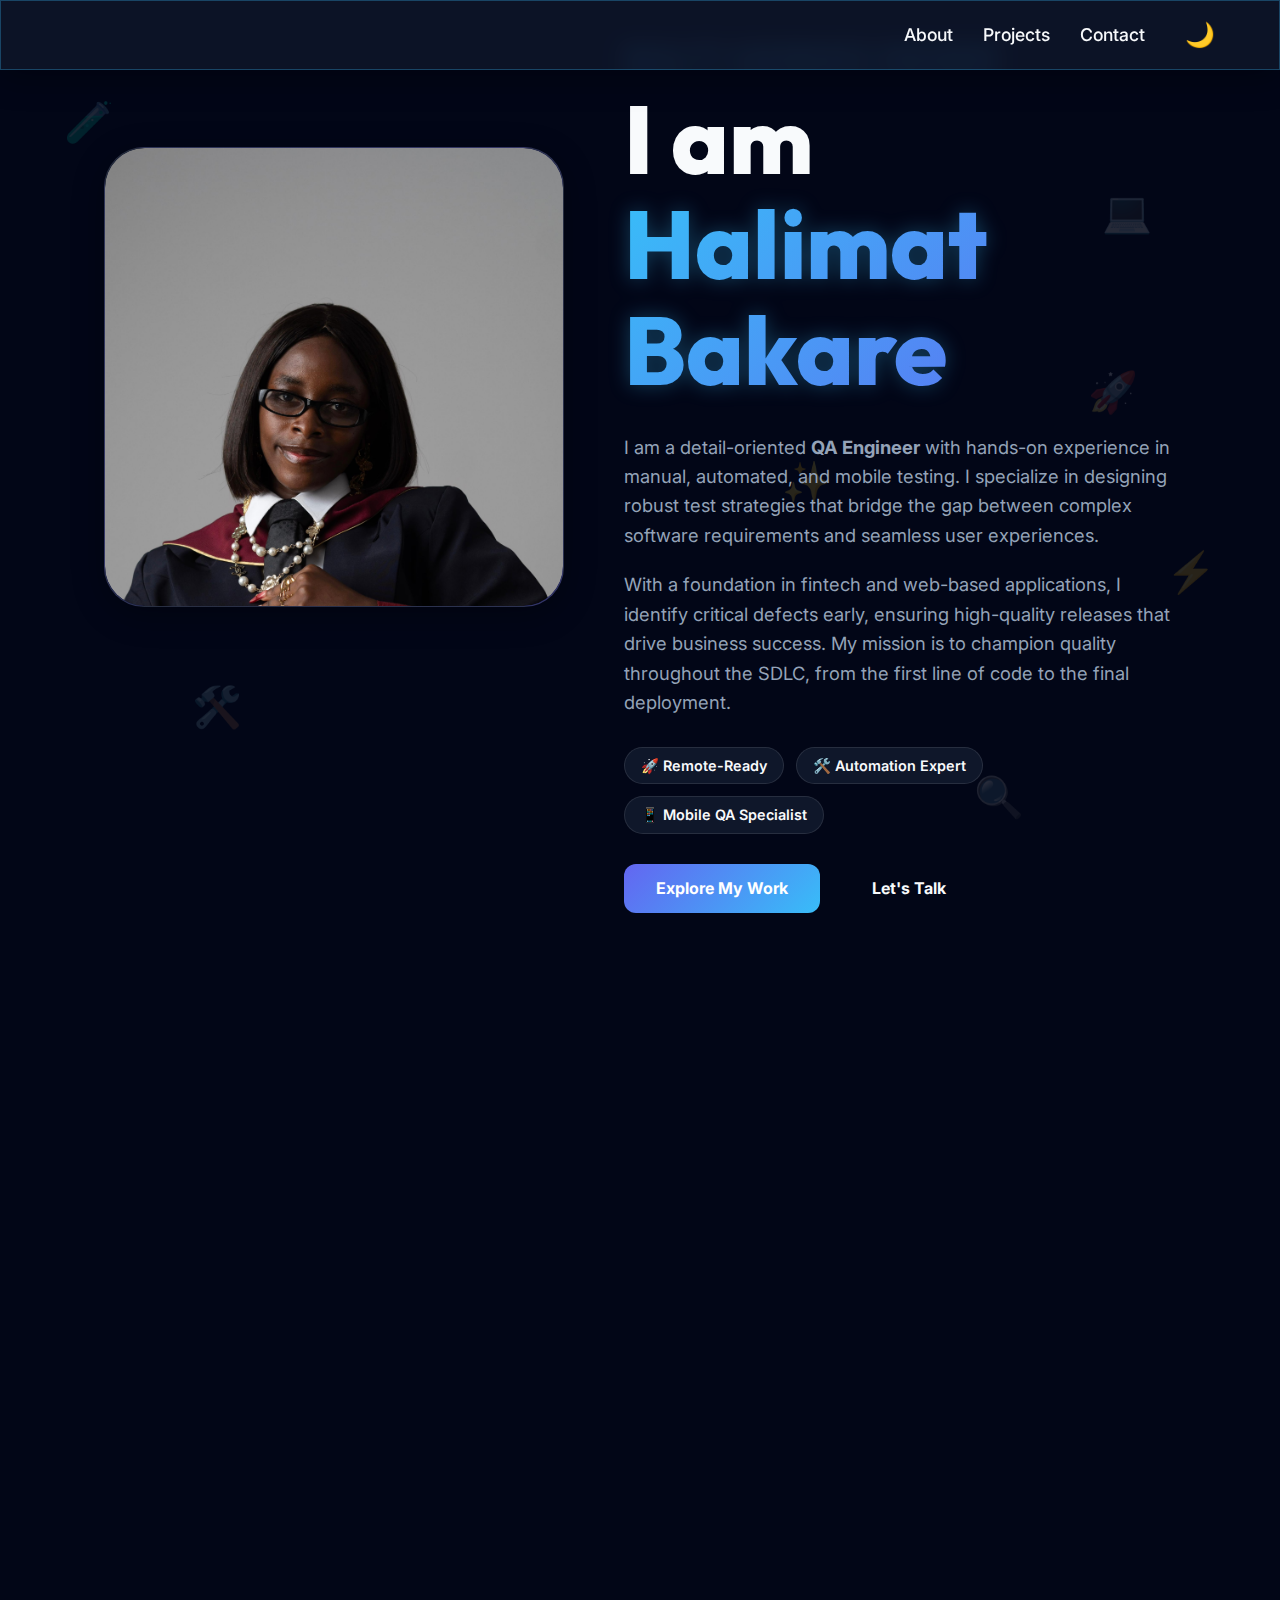
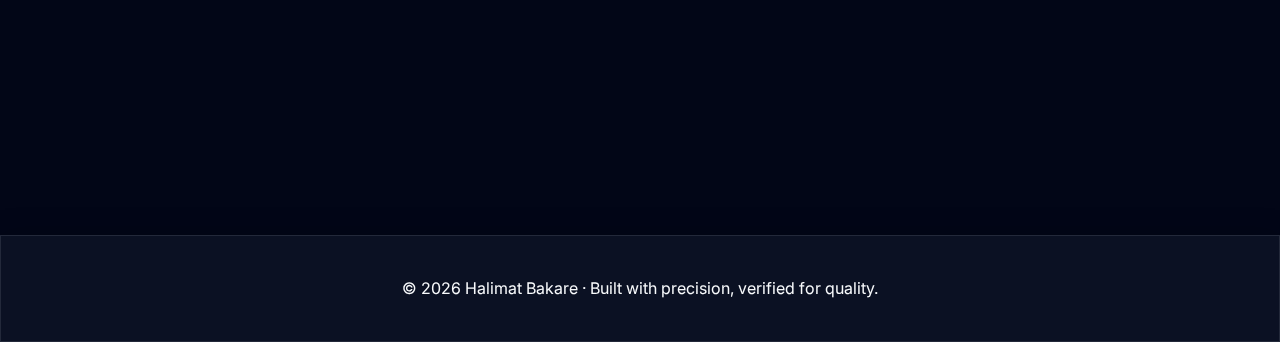
<file: index.html>
﻿<!DOCTYPE html>
<html lang="en">
<head>
    <meta charset="UTF-8" />
    <meta name="viewport" content="width=device-width, initial-scale=1.0" />
    <title>QA Engineer Portfolio | Halimat Bakare</title>

    <link rel="stylesheet" href="style.css">
</head>

<body>

    <header class="glass">
        <div class="empty-div"></div>
        <nav class="nav">
            <a href="#about">About</a>
            <a href="#projects">Projects</a>
            <a href="#contact">Contact</a>
        </nav>
        <div class="header-actions">
            <button class="theme-toggle" onclick="toggleTheme()" id="theme-btn">🌙</button>
            <button class="hamburger" onclick="toggleMenu()">
                <span></span>
                <span></span>
                <span></span>
            </button>
        </div>
    </header>

    <div class="mobile-menu glass" id="mobile-menu">
        <button class="close-btn" onclick="toggleMenu()">&times;</button>
        <a href="#about" onclick="toggleMenu()">About</a>
        <a href="#projects" onclick="toggleMenu()">Projects</a>
        <a href="#contact" onclick="toggleMenu()">Contact</a>
    </div>

    <!-- BACKGROUND SCRIBBLES -->
    <div class="scribble scribble1">🧪</div>
    <div class="scribble scribble2">💻</div>
    <div class="scribble scribble3">🚀</div>
    <div class="scribble scribble4">⚡</div>
    <div class="scribble scribble5">🛠️</div>
    <div class="scribble scribble6">🔍</div>
    <div class="scribble scribble7">🎮</div>
    <div class="scribble scribble8">✨</div>

    <!-- HERO & ABOUT SECTION -->
    <section id="about" class="hero-section">
        <div class="hero-container">
            <div class="hero-image-wrapper">
                <div class="hero-photo-box glass animate-slide-up">
    <img src="profile.jpg" alt="Halimat Bakare" class="hero-photo">
</div>
            </div>
            <div class="hero-content animate-up">
                <h2 class="sub-greeting">Quality Assurance Engineer</h2>
                <h1 class="main-name">I am <span class="highlight">Halimat Bakare</span></h1>
                <div class="about-text">
                    <p>I am a detail-oriented <strong>QA Engineer</strong> with hands-on experience in manual, automated, and mobile testing. I specialize in designing robust test strategies that bridge the gap between complex software requirements and seamless user experiences.</p>
                    <p>With a foundation in fintech and web-based applications, I identify critical defects early, ensuring high-quality releases that drive business success. My mission is to champion quality throughout the SDLC, from the first line of code to the final deployment.</p>
                    <div class="status-badges">
                        <span class="badge">🚀  Remote-Ready</span>
                        <span class="badge">🛠️ Automation Expert</span>
                        <span class="badge">📱 Mobile QA Specialist</span>
                    </div>
                </div>
                <div class="hero-cta">
                    <a href="#projects" class="btn btn-primary">Explore My Work</a>
                    <a href="#contact" class="btn btn-secondary">Let's Talk</a>
                </div>
            </div>
        </div>
    </section>

    <link rel="stylesheet" href="https://cdnjs.cloudflare.com/ajax/libs/font-awesome/6.4.0/css/all.min.css">

    <!-- PROJECTS SECTION -->
    <section id="projects" class="projects-section">
        <h2 class="section-title animate-up">Selected Case Studies</h2>
        <div class="projects-grid">

            <div class="project-card glass animate-left">
                <div class="project-icon"><i class="fas fa-mobile-alt"></i></div>
                <div class="project-header">
                    <h3>LemFi Mobile — Fintech Automation</h3>
                    <p class="project-stack">Appium • WebdriverIO • JS</p>
                </div>
                <div class="project-body">
                    <p>Implemented a robust E2E automated framework for the onboarding flow. <strong>Result:</strong> Reduced manual regression testing time by 60% and secured critical user data paths.</p>
                </div>
                <div class="project-links">
                    <a href="https://github.com/TinyHumann/Lemfi_Autoumation" target="_blank" class="project-link">Code <i class="fas fa-external-link-alt"></i></a>
                    <a href="https://docs.google.com/document/d/1y5x0u6kER3zPaezWrBa7KW5t_77DMN7fk_jnxsUC5Iw/edit?usp=sharing" target="_blank" class="project-link">Plan <i class="far fa-file-alt"></i></a>
                </div>
            </div>

            <div class="project-card glass animate-right">
                <div class="project-icon"><i class="fas fa-shopping-cart"></i></div>
                <div class="project-header">
                    <h3>Amazon Web — E-commerce QA</h3>
                    <p class="project-stack">Playwright • JavaScript</p>
                </div>
                <div class="project-body">
                    <p>Scalable UI regression suite using POM. <strong>Key Win:</strong> Identified critical cart persistence bugs before release, preventing potential revenue loss of 15%.</p>
                </div>
                <div class="project-links">
                    <a href="https://github.com/TinyHumann/Amazon_Test" target="_blank" class="project-link">Code <i class="fas fa-external-link-alt"></i></a>
                    <a href="#" target="_blank" class="project-link">Report <i class="fas fa-chart-line"></i></a>
                </div>
            </div>

            <div class="project-card glass animate-left">
                <div class="project-icon"><i class="fas fa-clipboard-check"></i></div>
                <div class="project-header">
                    <h3>SauceDemo — Manual Test Strategy</h3>
                    <p class="project-stack">Test Case Design • Bug Reporting</p>
                </div>
                <div class="project-body">
                    <p>Designed comprehensive boundary and negative test scenarios. <strong>Impact:</strong> Achieved 100% requirement traceability and streamlined the defect reporting workflow.</p>
                </div>
                <div class="project-links">
                    <a href="https://docs.google.com/document/d/15CrOw2tzX7Up-F6vhG03nwRTwYBxH_xdNEt8lSQNT0Q/edit?usp=drive_link" target="_blank" class="project-link">Strategy <i class="far fa-file-alt"></i></a>
                </div>
            </div>

            <div class="project-card glass animate-right">
                <div class="project-icon"><i class="fas fa-globe"></i></div>
                <div class="project-header">
                    <h3>The Internet — Web Automation</h3>
                    <p class="project-stack">Selenium • JavaScript</p>
                </div>
                <div class="project-body">
                    <p>Deep dive into handling complex JS alerts and dynamic elements. <strong>Tech Win:</strong> Optimized async handling, reducing flaky test failures from 12% to <1%.</p>
                </div>
                <div class="project-links">
                    <a href="https://github.com/TinyHumann/The_Internet" target="_blank" class="project-link">Code <i class="fas fa-external-link-alt"></i></a>
                </div>
            </div>

        </div>
    </section>

    <!-- METRICS / IMPACT -->
    <section class="impact-section">
        <h2 class="section-title animate-up">Quality Impact</h2>
        <div class="metrics-grid">
            <div class="metric-card glass animate-left">
                <h2 id="metric1">75%</h2>
                <p>Reduction in High-Priority Defects reaching Production</p>
            </div>
            <div class="metric-card glass animate-up">
                <h2 id="metric2">50+</h2>
                <p>Reusable Automated E2E Scenarios implemented</p>
            </div>
            <div class="metric-card glass animate-right">
                <h2 id="metric3">99%</h2>
                <p>Test Coverage on Revenue-Critical Core User Flows</p>
            </div>
        </div>
    </section>

    <!-- WHY HIRE ME -->
    <section class="section hire-me glass animate-up">
        <h2 class="section-title">Why Hire Me?</h2>
        <div class="hire-grid">
            <div class="hire-item animate-left">
                <i class="fas fa-brain"></i>
                <h3>Risk-Based Mindset</h3>
                <p>I don't just "test everything"—I prioritize features based on business risk, ensuring that revenue-critical flows are always bulletproof.</p>
            </div>
            <div class="hire-item animate-up">
                <i class="fas fa-users-cog"></i>
                <h3>Dev-QA Collaboration</h3>
                <p>I believe QA is a partnership. I provide actionable, reproducible reports that reduce back-and-forth and accelerate fix cycles.</p>
            </div>
            <div class="hire-item animate-right">
                <i class="fas fa-shield-alt"></i>
                <h3>User-First Advocate</h3>
                <p>I validate not only if the software works technically, but if it serves the user intuitively and reliably under real-world conditions.</p>
            </div>
        </div>
    </section>

    <!-- 30 DAYS PLAN -->
    <section class="section planning-section animate-up">
        <h2 class="section-title">My 30-Day Launchpad</h2>
        <div class="plan-timeline">
            <div class="plan-step glass">
                <div class="step-num">01</div>
                <div class="step-content">
                    <h3>Synchronize (Week 1)</h3>
                    <p>Deep dive into product architecture and business goals. Review existing test assets, identify immediate stability gaps.</p>
                </div>
            </div>
            <div class="plan-step glass">
                <div class="step-num">02</div>
                <div class="step-content">
                    <h3>Stabilize (Weeks 2-3)</h3>
                    <p>Optimize test case design, execute cross-browser/platform regressions, and deliver high-impact exploratory reports.</p>
                </div>
            </div>
            <div class="plan-step glass">
                <div class="step-num">03</div>
                <div class="step-content">
                    <h3>Scale (Week 4)</h3>
                    <p>Establish/expand automation hooks for CI/CD integration, ensuring long-term regression stability and faster releases.</p>
                </div>
            </div>
        </div>
    </section>

    <!-- CONTACT -->
    <section id="contact" class="contact-section">
        <div class="contact-card glass animate-up">
            <h2 class="section-title">Let's Connect</h2>
            <p>I'm currently open to QA roles, freelance partnerships, and technical testing consultations.</p>
            <div class="contact-btns">
                <a href="mailto:halimatbakare10@gmail.com" class="btn btn-primary"><i class="fas fa-envelope"></i> Email Me</a>
                <a href="https://www.linkedin.com/in/halimatbakare" target="_blank" class="btn btn-secondary"><i class="fab fa-linkedin"></i> LinkedIn</a>
                <a href="Halimat_Bakare_Resume.pdf" target="_blank" class="btn btn-secondary"><i class="fas fa-file-download"></i> My Resume</a>
            </div>
        </div>
    </section>

    <footer class="glass">
        <p>&copy; 2026 Halimat Bakare · Built with precision, verified for quality.</p>
        <button id="backToTopBtn"><i class="fas fa-chevron-up"></i></button>
    </footer>

    <script>
        // THEME TOGGLE
        const themeBtn = document.getElementById('theme-btn');
        function toggleTheme() {
            document.body.classList.toggle("light");
            const isLight = document.body.classList.contains("light");
            localStorage.setItem("theme", isLight);
            themeBtn.innerText = isLight ? "☀️" : "🌙";
        }
        
        // Init Theme
        if (localStorage.getItem("theme") === "true") { 
            document.body.classList.add("light");
            themeBtn.innerText = "☀️";
        }

        // MOBILE MENU
        function toggleMenu() {
            const menu = document.getElementById('mobile-menu');
            const hamburger = document.querySelector('.hamburger');
            menu.classList.toggle('active');
            hamburger.classList.toggle('active');
        }

        // METRICS ANIMATION
        function animateMetric(id, target, suffix = '') {
            let count = 0;
            const step = target / 50;
            const el = document.getElementById(id);
            if (!el) return;
            
            const interval = setInterval(() => {
                count += step;
                if (count >= target) {
                    el.innerText = target + suffix;
                    clearInterval(interval);
                } else {
                    el.innerText = Math.floor(count) + suffix;
                }
            }, 30);
        }

        // SCROLL REVEAL (Intersection Observer)
        const observerOptions = {
            threshold: 0.1
        };

        const observer = new IntersectionObserver((entries) => {
            entries.forEach(entry => {
                if (entry.isIntersecting) {
                    entry.target.classList.add('visible');
                    // Special case for metrics
                    if (entry.target.classList.contains('metrics-grid')) {
                        animateMetric('metric1', 75, '%');
                        animateMetric('metric2', 50, '+');
                        animateMetric('metric3', 99, '%');
                    }
                }
            });
        }, observerOptions);

        document.querySelectorAll('.animate-up, .animate-slide-up, .animate-left, .animate-right, .metrics-grid, .hero-content').forEach(el => {
            observer.observe(el);
        });

        // BACK TO TOP
        const backToTopBtn = document.getElementById('backToTopBtn');
        window.addEventListener('scroll', () => {
            if (window.scrollY > 500) {
                backToTopBtn.style.display = 'block';
            } else {
                backToTopBtn.style.display = 'none';
            }
        });

        backToTopBtn.addEventListener('click', () => {
            window.scrollTo({ top: 0, behavior: 'smooth' });
        });
    </script>

</body>
</html>
</file>
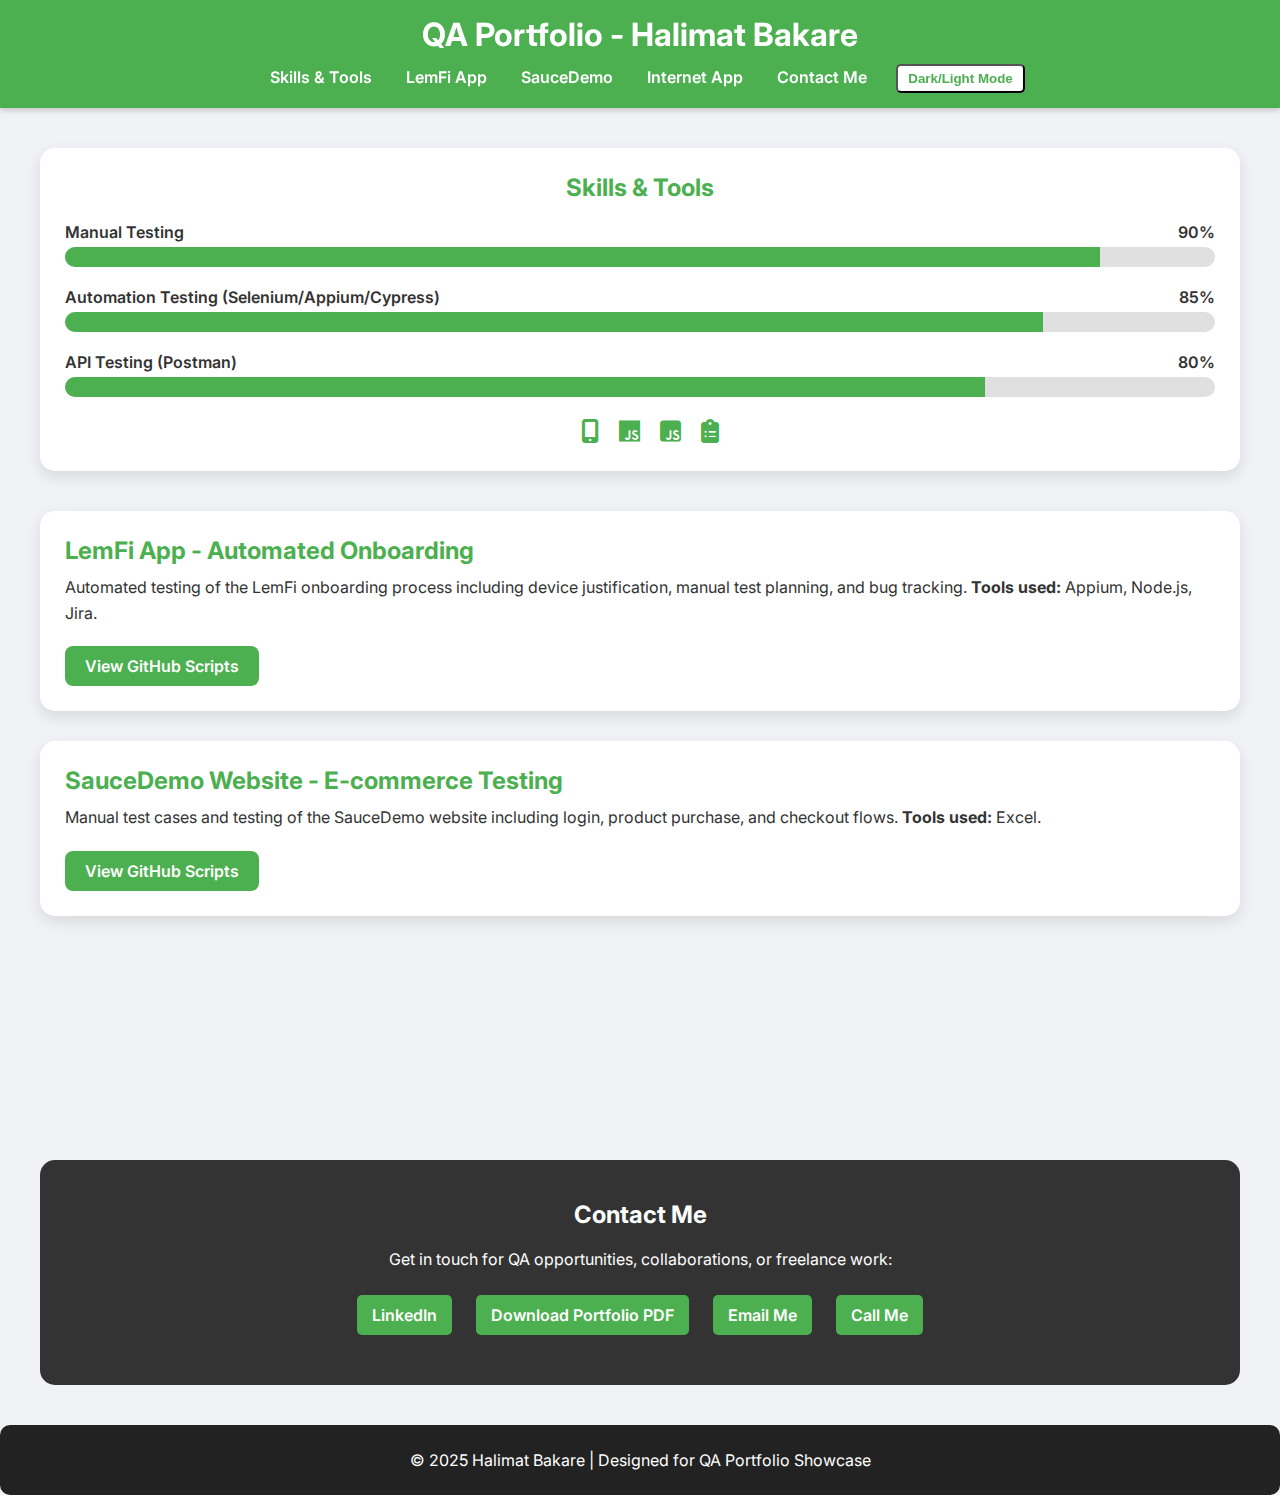
<file: HTMLPage1.html>
﻿<!DOCTYPE html>
<html lang="en">
<head>
    <meta charset="UTF-8">
    <meta name="viewport" content="width=device-width, initial-scale=1.0">
    <title>QA Portfolio - Halimat Bakare</title>
    <link href="https://fonts.googleapis.com/css2?family=Inter:wght@400;600;700&display=swap" rel="stylesheet">
    <link rel="stylesheet" href="https://cdnjs.cloudflare.com/ajax/libs/font-awesome/6.4.2/css/all.min.css" />
    <style>
        /* Global Styles */
        html {
            scroll-behavior: smooth;
        }

        body {
            font-family: 'Inter', sans-serif;
            margin: 0;
            padding: 0;
            background: #f0f2f5;
            color: #333;
            transition: background 0.3s, color 0.3s;
        }

        a {
            text-decoration: none;
            color: inherit;
        }

        h2 {
            margin-top: 0;
        }

        /* Header & Nav */
        header {
            position: sticky;
            top: 0;
            z-index: 100;
            background: #4CAF50;
            padding: 15px 0;
            box-shadow: 0 2px 6px rgba(0,0,0,0.2);
            display: flex;
            flex-direction: column;
            align-items: center;
        }

            header h1 {
                color: white;
                font-size: 2rem;
                margin: 0;
            }

        nav {
            margin-top: 10px;
        }

            nav a {
                margin: 0 15px;
                color: white;
                font-weight: 600;
                transition: color 0.3s;
            }

                nav a:hover {
                    color: #ffeb3b;
                }

        #toggleTheme {
            margin-left: 10px;
            cursor: pointer;
            padding: 5px 10px;
            background: white;
            color: #4CAF50;
            border-radius: 5px;
            font-weight: 600;
            transition: background 0.3s;
        }

            #toggleTheme:hover {
                background: #f1f1f1;
            }

        /* Container */
        .container {
            max-width: 1200px;
            margin: 40px auto;
            padding: 0 20px;
        }

        /* Skills & Tools Section */
        .skills {
            background: white;
            padding: 25px;
            border-radius: 15px;
            box-shadow: 0 6px 15px rgba(0,0,0,0.1);
            margin-bottom: 40px;
        }

            .skills h2 {
                color: #4CAF50;
                margin-bottom: 20px;
                text-align: center;
            }

        .skill {
            margin-bottom: 20px;
        }

        .skill-label {
            display: flex;
            justify-content: space-between;
            margin-bottom: 5px;
            font-weight: 600;
        }

        .progress {
            background: #e0e0e0;
            border-radius: 10px;
            overflow: hidden;
            height: 20px;
        }

        .progress-bar {
            height: 100%;
            width: 0;
            background: #4CAF50;
            transition: width 1.5s ease;
        }

        .tools {
            display: flex;
            flex-wrap: wrap;
            gap: 20px;
            justify-content: center;
            margin-top: 20px;
        }

        .tool {
            text-align: center;
            font-size: 1.5rem;
            color: #4CAF50;
            transition: transform 0.3s;
        }

            .tool:hover {
                transform: scale(1.2);
            }

        /* Project Cards */
        .project {
            background: white;
            padding: 25px;
            margin-bottom: 30px;
            border-radius: 15px;
            box-shadow: 0 6px 15px rgba(0,0,0,0.1);
            opacity: 0;
            transform: translateY(50px);
            transition: transform 0.6s ease, opacity 0.6s ease;
        }

            .project.visible {
                opacity: 1;
                transform: translateY(0);
            }

            .project h2 {
                color: #4CAF50;
                margin-bottom: 10px;
            }

            .project p {
                margin: 10px 0;
                line-height: 1.6;
            }

        /* Screenshots */
        .screenshots {
            display: flex;
            flex-wrap: wrap;
            gap: 10px;
            margin: 15px 0;
        }

            .screenshots img {
                width: calc(33% - 10px);
                border-radius: 10px;
                box-shadow: 0 4px 8px rgba(0,0,0,0.15);
                cursor: pointer;
                transition: transform 0.3s;
            }

                .screenshots img:hover {
                    transform: scale(1.08);
                }

        /* Buttons */
        .btn {
            display: inline-block;
            margin-top: 10px;
            padding: 10px 20px;
            background: #4CAF50;
            color: white;
            font-weight: 600;
            border-radius: 8px;
            transition: background 0.3s, transform 0.3s;
        }

            .btn:hover {
                background: #45a049;
                transform: translateY(-2px);
            }

        /* Contact Section */
        .contact {
            background: #333;
            color: white;
            padding: 40px 20px;
            text-align: center;
            border-radius: 15px;
            margin-top: 40px;
        }

            .contact a {
                display: inline-block;
                margin: 10px;
                color: white;
                font-weight: 600;
                background: #4CAF50;
                padding: 10px 15px;
                border-radius: 5px;
                transition: background 0.3s;
            }

                .contact a:hover {
                    background: #45a049;
                }

        /* Footer */
        footer {
            text-align: center;
            padding: 25px 0;
            background: #222;
            color: white;
            margin-top: 20px;
            border-radius: 10px;
        }

        /* Dark Mode */
        body.dark {
            background: #121212;
            color: #f0f0f0;
        }

            body.dark header {
                background: #1e1e1e;
            }

            body.dark nav a {
                color: white;
            }

            body.dark .project {
                background: #1e1e1e;
                box-shadow: 0 6px 15px rgba(0,0,0,0.5);
            }

            body.dark .skills {
                background: #1e1e1e;
            }

            body.dark .contact {
                background: #1e1e1e;
            }

            body.dark .btn {
                background: #bb86fc;
                color: #121212;
            }

                body.dark .btn:hover {
                    background: #9b5de5;
                    color: white;
                }

            body.dark .progress-bar {
                background: #bb86fc;
            }

        /* Responsive */
        @media(max-width:1024px) {
            .screenshots img {
                width: 48%;
            }
        }

        @media(max-width:600px) {
            .screenshots img {
                width: 100%;
            }

            nav a {
                display: block;
                margin: 8px 0;
            }

            #toggleTheme {
                margin-top: 10px;
            }
        }
    </style>
</head>
<body>

    <!-- Header & Navigation -->
    <header>
        <h1>QA Portfolio - Halimat Bakare</h1>
        <nav>
            <a href="#skills">Skills & Tools</a>
            <a href="#lemfi">LemFi App</a>
            <a href="#saucedemo">SauceDemo</a>
            <a href="#internet-app">Internet App</a>
            <a href="#contact">Contact Me</a>
            <button id="toggleTheme">Dark/Light Mode</button>
        </nav>
    </header>

    <div class="container">

        <!-- Skills & Tools Section -->
        <div class="skills" id="skills">
            <h2>Skills & Tools</h2>

            <!-- Skill Progress Bars -->
            <div class="skill">
                <div class="skill-label"><span>Manual Testing</span><span>90%</span></div>
                <div class="progress"><div class="progress-bar" data-width="90%"></div></div>
            </div>
            <div class="skill">
                <div class="skill-label"><span>Automation Testing (Selenium/Appium/Cypress)</span><span>85%</span></div>
                <div class="progress"><div class="progress-bar" data-width="85%"></div></div>
            </div>
            <div class="skill">
                <div class="skill-label"><span>API Testing (Postman)</span><span>80%</span></div>
                <div class="progress"><div class="progress-bar" data-width="80%"></div></div>
            </div>

            <!-- Tools Icons -->
            <div class="tools">
                <div class="tool" title="Selenium"><i class="fa-brands fa-selenium"></i></div>
                <div class="tool" title="Appium"><i class="fa-solid fa-mobile-screen-button"></i></div>
                <div class="tool" title="Cypress"><i class="fa-brands fa-js"></i></div>
                <div class="tool" title="Postman"><i class="fa-brands fa-js-square"></i></div>
                <div class="tool" title="Jira"><i class="fa-solid fa-clipboard-list"></i></div>
            </div>
        </div>

        <!-- Project 1: LemFi App -->
        <div class="project" id="lemfi">
            <h2>LemFi App - Automated Onboarding</h2>
            <p>
                Automated testing of the LemFi onboarding process including device justification, manual test planning, and bug tracking.
                <strong>Tools used:</strong> Appium, Node.js, Jira.
            </p>
            <!--
                    <div class="screenshots">
        <img src="screenshots/lemfi1.png" alt="LemFi Screenshot 1">
        <img src="screenshots/lemfi2.png" alt="LemFi Screenshot 2">
        <img src="screenshots/lemfi3.png" alt="LemFi Screenshot 3">
    </div>
                -->

            <a href="https://github.com/TinyHumann/Lemfi_Autoumation" class="btn" target="_blank">View GitHub Scripts</a>
        </div>

        <!-- Project 2: SauceDemo Website -->
        <div class="project" id="saucedemo">
            <h2>SauceDemo Website - E-commerce Testing</h2>
            <p>
                Manual test cases and testing of the SauceDemo website including login, product purchase, and checkout flows.
                <strong>Tools used:</strong> Excel.
            </p>
            <!--
                    <div class="screenshots">
        <img src="screenshots/saucedemo1.png" alt="SauceDemo Screenshot 1">
        <img src="screenshots/saucedemo2.png" alt="SauceDemo Screenshot 2">
        <img src="screenshots/saucedemo3.png" alt="SauceDemo Screenshot 3">
    </div>
               -->

            <a href="https://docs.google.com/document/d/15CrOw2tzX7Up-F6vhG03nwRTwYBxH_xdNEt8lSQNT0Q/edit?usp=sharing" class="btn" target="_blank">View GitHub Scripts</a>
        </div>

        <!-- Project 3: Internet App Automation -->
        <div class="project" id="internet-app">
            <h2>Internet App - Web Automation</h2>
            <p>
                Automated testing of web app functionality including form submissions, navigation, and error handling.
                <strong>Tools used:</strong> Cypress.
            </p>
            <!--

    <div class="screenshots">
        <img src="screenshots/internetapp1.png" alt="Internet App Screenshot 1">
        <img src="screenshots/internetapp2.png" alt="Internet App Screenshot 2">
        <img src="screenshots/internetapp3.png" alt="Internet App Screenshot 3">
    </div>
    -->
            <a href="https://github.com/TinyHumann/The_Internet" class="btn" target="_blank">View GitHub Scripts</a>
        </div>

        <!-- Contact Me Section -->
        <div class="contact" id="contact">
            <h2>Contact Me</h2>
            <p>Get in touch for QA opportunities, collaborations, or freelance work:</p>
            <a href="https://www.linkedin.com/in/halimatbakare;" target="_blank">LinkedIn</a>
            <a href="QA_Portfolio_Summary.pdf" target="_blank">Download Portfolio PDF</a>
            <a href="halimatbakare10@gmail.com">Email Me</a>
            <a href="tel:+2349157589918">Call Me</a>
        </div>

    </div>

    <!-- Footer -->
    <footer>
        &copy; 2025 Halimat Bakare | Designed for QA Portfolio Showcase
    </footer>

    <!-- JS for Dark/Light Mode & Animations -->
    <script>
    // Dark/Light Toggle
    const toggleBtn = document.getElementById('toggleTheme');
    toggleBtn.addEventListener('click', () => {
      document.body.classList.toggle('dark');
    });

    // Animate Projects on Scroll
    const projects = document.querySelectorAll('.project');
    const observer = new IntersectionObserver((entries) => {
      entries.forEach(entry => {
        if(entry.isIntersecting){
          entry.target.classList.add('visible');
        }
      });
    }, { threshold: 0.2 });
    projects.forEach(project => observer.observe(project));

    // Animate Skill Bars on Scroll
    const skillBars = document.querySelectorAll('.progress-bar');
    const skillObserver = new IntersectionObserver((entries) => {
      entries.forEach(entry => {
        if(entry.isIntersecting){
          entry.target.style.width = entry.target.getAttribute('data-width');
        }
      });
    }, { threshold: 0.5 });
    skillBars.forEach(bar => skillObserver.observe(bar));
    </script>

</body>
</html>
</file>
<file: style.css>
@import url('https://fonts.googleapis.com/css2?family=Outfit:wght@300;400;600;700;800&family=Inter:wght@300;400;500;600&display=swap');

:root {
    /* Dark Theme (Default) */
    --bg-main: #020617;
    --bg-surface: #0f172a;
    --bg-card: rgba(15, 23, 42, 0.7);
    --text-primary: #f8fafc;
    --text-secondary: #94a3b8;
    --accent: #38bdf8;
    --accent-glow: rgba(56, 189, 248, 0.3);
    --primary: #6366f1;
    --primary-glow: rgba(99, 102, 241, 0.3);
    --glass-border: rgba(255, 255, 255, 0.1);
    --transition: all 0.4s cubic-bezier(0.4, 0, 0.2, 1);
}

.light {
    --bg-main: #f8fafc;
    --bg-surface: #ffffff;
    --bg-card: rgba(255, 255, 255, 0.7);
    --text-primary: #0f172a;
    --text-secondary: #475569;
    --accent: #2563eb;
    --accent-glow: rgba(37, 99, 235, 0.1);
    --primary: #4f46e5;
    --primary-glow: rgba(79, 70, 229, 0.1);
    --glass-border: rgba(0, 0, 0, 0.05);
}

* {
    box-sizing: border-box;
    margin: 0;
    padding: 0;
}

html {
    scroll-behavior: smooth;
}

body {
    font-family: 'Inter', sans-serif;
    background: var(--bg-main);
    color: var(--text-primary);
    line-height: 1.6;
    overflow-x: hidden;
    transition: var(--transition);
}

h1, h2, h3, .name {
    font-family: 'Outfit', sans-serif;
    font-weight: 800;
}

/* Glassmorphism Utility */
.glass {
    background: var(--bg-card);
    backdrop-filter: blur(12px);
    -webkit-backdrop-filter: blur(12px);
    border: 1px solid var(--glass-border);
    box-shadow: 0 8px 32px 0 rgba(0, 0, 0, 0.3);
}

/* Custom Scrollbar */
::-webkit-scrollbar {
    width: 8px;
}
::-webkit-scrollbar-track {
    background: var(--bg-main);
}
::-webkit-scrollbar-thumb {
    background: var(--primary);
    border-radius: 10px;
}
::-webkit-scrollbar-thumb:hover {
    background: var(--accent);
}

/* Animations */
@keyframes fadeInUp {
    from {
        opacity: 0;
        transform: translateY(30px);
    }
    to {
        opacity: 1;
        transform: translateY(0);
    }
}

@keyframes slideInFromBottom {
    0% {
        transform: translateY(100%);
        opacity: 0;
    }
    100% {
        transform: translateY(0);
        opacity: 1;
    }
}

@keyframes float {
    0%, 100% { transform: translateY(0); }
    50% { transform: translateY(-15px); }
}

@keyframes pulse {
    0%, 100% { opacity: 0.3; transform: scale(1); }
    50% { opacity: 0.6; transform: scale(1.1); }
}

/* Hero & About Section */
.hero-section {
    min-height: 100vh;
    display: flex;
    align-items: center;
    padding-top: 80px; /* Reduced top padding to shift content up */
    position: relative;
    overflow: hidden;
}

.hero-container {
    display: grid;
    grid-template-columns: 1fr 1.2fr;
    gap: 60px;
    align-items: center;
    width: 100%;
    transform: translateY(-40px); /* Shift the entire container up */
}
.hero-photo {
    width: 100%;
    height: 100%;
    object-fit: cover; /* This ensures the photo fills the box without stretching */
    border-radius: 40px; /* Matches the box curvature */
}
.hero-image-wrapper {
    perspective: 1000px;
       transform: translateY(-100px);
}

.hero-photo-box {
    width: 100%;
    aspect-ratio: 1;
    border-radius: 40px;
    position: relative;
    overflow: hidden;
    display: flex;
    justify-content: center;
    align-items: center;
    background: linear-gradient(135deg, var(--bg-surface), var(--primary-glow));
}

.placeholder-content {
    text-align: center;
    z-index: 2;
}

.initials {
    font-size: 8rem;
    font-family: 'Outfit', sans-serif;
    font-weight: 800;
    background: linear-gradient(135deg, var(--accent), var(--primary));
    -webkit-background-clip: text;
    background-clip: text;
    -webkit-text-fill-color: transparent;
    opacity: 0.8;
}

.decorative-blob {
    position: absolute;
    width: 150%;
    height: 150%;
    background: radial-gradient(circle, var(--accent-glow) 0%, transparent 70%);
    top: -25%;
    left: -25%;
    animation: float 10s ease-in-out infinite;
    z-index: 1;
}

.hero-content {
    opacity: 0;
}

.sub-greeting {
    font-size: 1.2rem;
    font-weight: 600;
    color: var(--accent);
    text-transform: uppercase;
    letter-spacing: 3px;
    margin-bottom: 15px;
}

.main-name {
    font-size: clamp(3rem, 8vw, 6rem);
    line-height: 1.1;
    margin-bottom: 30px;
}

.main-name .highlight {
    display: block;
    background: linear-gradient(135deg, var(--accent), var(--primary));
    -webkit-background-clip: text;
    background-clip: text;
    -webkit-text-fill-color: transparent;
    filter: drop-shadow(0 0 10px var(--accent-glow));
}

.about-text p {
    font-size: 1.15rem;
    color: var(--text-secondary);
    margin-bottom: 20px;
    max-width: 600px;
}

.status-badges {
    display: flex;
    flex-wrap: wrap;
    gap: 12px;
    margin: 30px 0;
}

.badge {
    padding: 6px 16px;
    background: var(--bg-surface);
    border: 1px solid var(--glass-border);
    border-radius: 50px;
    font-size: 0.9rem;
    font-weight: 600;
    color: var(--text-primary);
    transition: var(--transition);
}

.badge:hover {
    border-color: var(--accent);
    transform: translateY(-2px);
}

.hero-cta {
    display: flex;
    gap: 20px;
}

.btn-secondary {
    background: transparent;
    border: 1px solid var(--glass-border);
    color: var(--text-primary);
}

.btn-secondary:hover {
    background: var(--glass-border);
    border-color: var(--accent);
}

/* Floating Elements (Scribbles) */
.scribble {
    position: absolute;
    font-size: 2.5rem;
    opacity: 0.15;
    z-index: -1;
    filter: blur(0.5px);
    animation: float 6s ease-in-out infinite;
}

.scribble1 { top: 10%; left: 5%; animation-duration: 7s; }
.scribble2 { top: 20%; right: 10%; animation-duration: 9s; animation-delay: 1s; }
.scribble3 { top: 40%; left: 85%; animation-duration: 6s; animation-delay: 0.5s; }
.scribble4 { top: 60%; right: 5%; animation-duration: 8s; }
.scribble5 { top: 75%; left: 15%; animation-duration: 7.5s; animation-delay: 2s; }
.scribble6 { top: 85%; right: 20%; animation-duration: 6.5s; }
.scribble7 { top: 30%; left: 25%; animation-duration: 10s; }
.scribble8 { top: 50%; right: 35%; animation-duration: 5.5s; animation-delay: 1.5s; }

@keyframes float {
    0%, 100% { transform: translateY(0) rotate(0deg); }
    33% { transform: translateY(-15px) rotate(5deg); }
    66% { transform: translateY(10px) rotate(-5deg); }
}

/* Animation reveal states */
.animate-up, .animate-slide-up, .hero-content {
    opacity: 0;
    transition: var(--transition);
}

.animate-up.visible {
    animation: fadeInUp 0.8s ease forwards;
    opacity: 1;
}

.animate-slide-up.visible {
    animation: slideInFromBottom 1.2s cubic-bezier(0.2, 0.8, 0.2, 1) forwards;
    opacity: 1;
}

.animate-left, .animate-right {
    opacity: 0;
    transition: var(--transition);
}

.animate-left.visible {
    animation: slideInFromLeft 1s cubic-bezier(0.4, 0, 0.2, 1) forwards;
    opacity: 1;
}

.animate-right.visible {
    animation: slideInFromRight 1s cubic-bezier(0.4, 0, 0.2, 1) forwards;
    opacity: 1;
}

@keyframes slideInFromLeft {
    from { opacity: 0; transform: translateX(-50px); }
    to { opacity: 1; transform: translateX(0); }
}

@keyframes slideInFromRight {
    from { opacity: 0; transform: translateX(50px); }
    to { opacity: 1; transform: translateX(0); }
}

.hero-content.visible {
    animation: fadeInUp 0.8s ease forwards 0.3s;
    opacity: 1;
}

@media (max-width: 768px) {
    header {
        gap: 15px;
    }
}

/* Header refinements */
header.glass:hover {
    background: rgba(15, 23, 42, 0.8);
    border-color: var(--accent-glow);
}

.light header.glass:hover {
    background: rgba(255, 255, 255, 0.9);
}

@media (max-width: 968px) {
    .hero-container {
        grid-template-columns: 1fr;
        text-align: center;
        gap: 40px;
    }

    .hero-image-wrapper {
        max-width: 400px;
        margin: 0 auto;
    }

    .about-text p {
        margin-left: auto;
        margin-right: auto;
    }

    .status-badges, .hero-cta {
        justify-content: center;
    }
}

.animate-up {
    animation: fadeInUp 0.8s ease forwards;
}

/* Buttons */
.btn {
    display: inline-block;
    padding: 12px 32px;
    border-radius: 12px;
    font-weight: 700;
    text-decoration: none;
    transition: var(--transition);
    cursor: pointer;
    border: none;
    position: relative;
    overflow: hidden;
    z-index: 1;
}

.btn-primary {
    background: linear-gradient(135deg, var(--primary), var(--accent));
    color: white;
}

.btn-primary:hover {
    transform: translateY(-3px);
    box-shadow: 0 10px 20px var(--primary-glow);
}

/* Sections */
section {
    padding: 100px 5%;
    max-width: 1200px;
    margin: 0 auto;
}

.section-title {
    font-size: 3rem;
    margin-bottom: 60px;
    text-align: center;
    background: linear-gradient(135deg, var(--accent), var(--primary));
    -webkit-background-clip: text;
    background-clip: text;
    -webkit-text-fill-color: transparent;
}

/* Projects Section */
.projects-grid {
    display: grid;
    grid-template-columns: repeat(auto-fit, minmax(320px, 1fr));
    gap: 30px;
}

.project-card {
    padding: 40px;
    border-radius: 24px;
    display: flex;
    flex-direction: column;
    gap: 20px;
    transition: var(--transition);
}

.project-card:hover {
    transform: translateY(-10px);
    border-color: var(--accent);
    box-shadow: 0 20px 40px rgba(0, 0, 0, 0.4);
}

.project-icon {
    font-size: 2.5rem;
    color: var(--accent);
    margin-bottom: 10px;
}

.project-header h3 {
    font-size: 1.5rem;
    margin-bottom: 5px;
    color: var(--text-primary);
}

.project-stack {
    font-size: 0.85rem;
    color: var(--accent);
    font-weight: 600;
    letter-spacing: 1px;
}

.project-body p {
    color: var(--text-secondary);
    font-size: 1rem;
    line-height: 1.6;
}

.project-links {
    margin-top: auto;
    display: flex;
    gap: 20px;
}

.project-link {
    color: var(--text-primary);
    text-decoration: none;
    font-size: 0.9rem;
    font-weight: 600;
    display: flex;
    align-items: center;
    gap: 8px;
    transition: var(--transition);
}

.project-link:hover {
    color: var(--accent);
}

/* Impact Section */
.metrics-grid {
    display: grid;
    grid-template-columns: repeat(auto-fit, minmax(250px, 1fr));
    gap: 30px;
}

.metric-card {
    padding: 40px;
    text-align: center;
    border-radius: 24px;
    transition: var(--transition);
}

.metric-card h2 {
    font-size: 3.5rem;
    margin-bottom: 10px;
    background: linear-gradient(135deg, var(--accent), var(--primary));
    -webkit-background-clip: text;
    background-clip: text;
    -webkit-text-fill-color: transparent;
}

.metric-card p {
    color: var(--text-secondary);
    font-weight: 500;
}

/* Why Hire Me */
.hire-grid {
    display: grid;
    grid-template-columns: repeat(auto-fit, minmax(280px, 1fr));
    gap: 40px;
}

.hire-item {
    text-align: center;
    padding: 20px;
}

.hire-item i {
    font-size: 3rem;
    color: var(--accent);
    margin-bottom: 20px;
}

.hire-item h3 {
    font-size: 1.5rem;
    margin-bottom: 15px;
}

.hire-item p {
    color: var(--text-secondary);
}

/* 30 Day Plan */
.plan-timeline {
    display: flex;
    flex-direction: column;
    gap: 30px;
    max-width: 800px;
    margin: 0 auto;
}

.plan-step {
    display: flex;
    gap: 30px;
    padding: 30px;
    border-radius: 24px;
    align-items: center;
}

.step-num {
    font-size: 3rem;
    font-weight: 800;
    color: var(--accent);
    opacity: 0.3;
    font-family: 'Outfit', sans-serif;
}

.step-content h3 {
    font-size: 1.3rem;
    margin-bottom: 10px;
}

/* Contact Section */
.contact-section {
    padding: 100px 5%;
}

.contact-card {
    max-width: 800px;
    margin: 0 auto;
    padding: 60px;
    text-align: center;
    border-radius: 40px;
}

.contact-card p {
    font-size: 1.2rem;
    color: var(--text-secondary);
    margin-bottom: 40px;
}

.contact-btns {
    display: flex;
    justify-content: center;
    flex-wrap: wrap;
    gap: 20px;
}

/* Footer & Back to Top */
footer {
    padding: 40px 5%;
    text-align: center;
    border-top: 1px solid var(--glass-border);
    position: relative;
}

#backToTopBtn {
    position: fixed;
    bottom: 30px;
    right: 30px;
    width: 50px;
    height: 50px;
    border-radius: 50%;
    background: var(--primary);
    color: white;
    border: none;
    cursor: pointer;
    font-size: 1.2rem;
    display: none;
    z-index: 1000;
    transition: var(--transition);
    box-shadow: 0 10px 20px var(--primary-glow);
}

#backToTopBtn:hover {
    transform: translateY(-5px);
    background: var(--accent);
}

@media (max-width: 768px) {
    .plan-step {
        flex-direction: column;
        text-align: center;
    }
    .contact-card {
        padding: 40px 20px;
    }
}

/* Header & Nav */
header {
    position: fixed;
    top: 0;
    width: 100%;
    display: flex;
    justify-content: flex-end; /* Shift nav and actions to the right */
    align-items: center;
    padding: 20px 5%;
    z-index: 1000;
    transition: var(--transition);
    gap: 40px; /* Space between nav and actions */
}

.empty-div {
    display: none; /* Removed logo, so this is just a placeholder if needed */
}

.nav {
    display: flex;
    gap: 30px;
}

.nav a {
    color: var(--text-primary);
    text-decoration: none;
    font-weight: 500;
    font-size: 1.1rem;
    transition: var(--transition);
    position: relative;
}

.nav a::after {
    content: '';
    position: absolute;
    bottom: -5px;
    left: 0;
    width: 0;
    height: 2px;
    background: var(--accent);
    transition: var(--transition);
}

.nav a:hover {
    color: var(--accent);
}

.nav a:hover::after {
    width: 100%;
}

.header-actions {
    display: flex;
    align-items: center;
    gap: 20px;
}

.theme-toggle {
    background: none;
    border: none;
    font-size: 1.5rem;
    cursor: pointer;
    transition: var(--transition);
}

.theme-toggle:hover {
    transform: rotate(20deg) scale(1.2);
}

.hamburger {
    display: none;
    flex-direction: column;
    gap: 6px;
    background: none;
    border: none;
    cursor: pointer;
    z-index: 1100;
}

.hamburger span {
    display: block;
    width: 28px;
    height: 3px;
    background: var(--text-primary);
    border-radius: 3px;
    transition: var(--transition);
}

/* Mobile Menu */
.mobile-menu {
    position: fixed;
    top: 0;
    right: -100%;
    width: 80%;
    height: 100vh;
    display: flex;
    flex-direction: column;
    justify-content: center;
    align-items: center;
    gap: 30px;
    z-index: 1050;
    transition: 0.6s cubic-bezier(0.8, 0, 0.2, 1);
}

.mobile-menu.active {
    right: 0;
}

.mobile-menu a {
    font-size: 1.8rem;
    font-family: 'Outfit', sans-serif;
    font-weight: 700;
    color: var(--text-primary);
    text-decoration: none;
}

.close-btn {
    position: absolute;
    top: 20px;
    right: 30px;
    font-size: 3rem;
    background: none;
    border: none;
    color: var(--text-primary);
    cursor: pointer;
}

@media (max-width: 768px) {
    .nav {
        display: none;
    }

    .hamburger {
        display: flex;
    }

    .full-name {
        display: none;
    }

    /* Hamburger Animation */
    .hamburger.active span:nth-child(1) {
        transform: translateY(9px) rotate(45deg);
    }
    .hamburger.active span:nth-child(2) {
        opacity: 0;
    }
    .hamburger.active span:nth-child(3) {
        transform: translateY(-9px) rotate(-45deg);
    }
}
</file>
